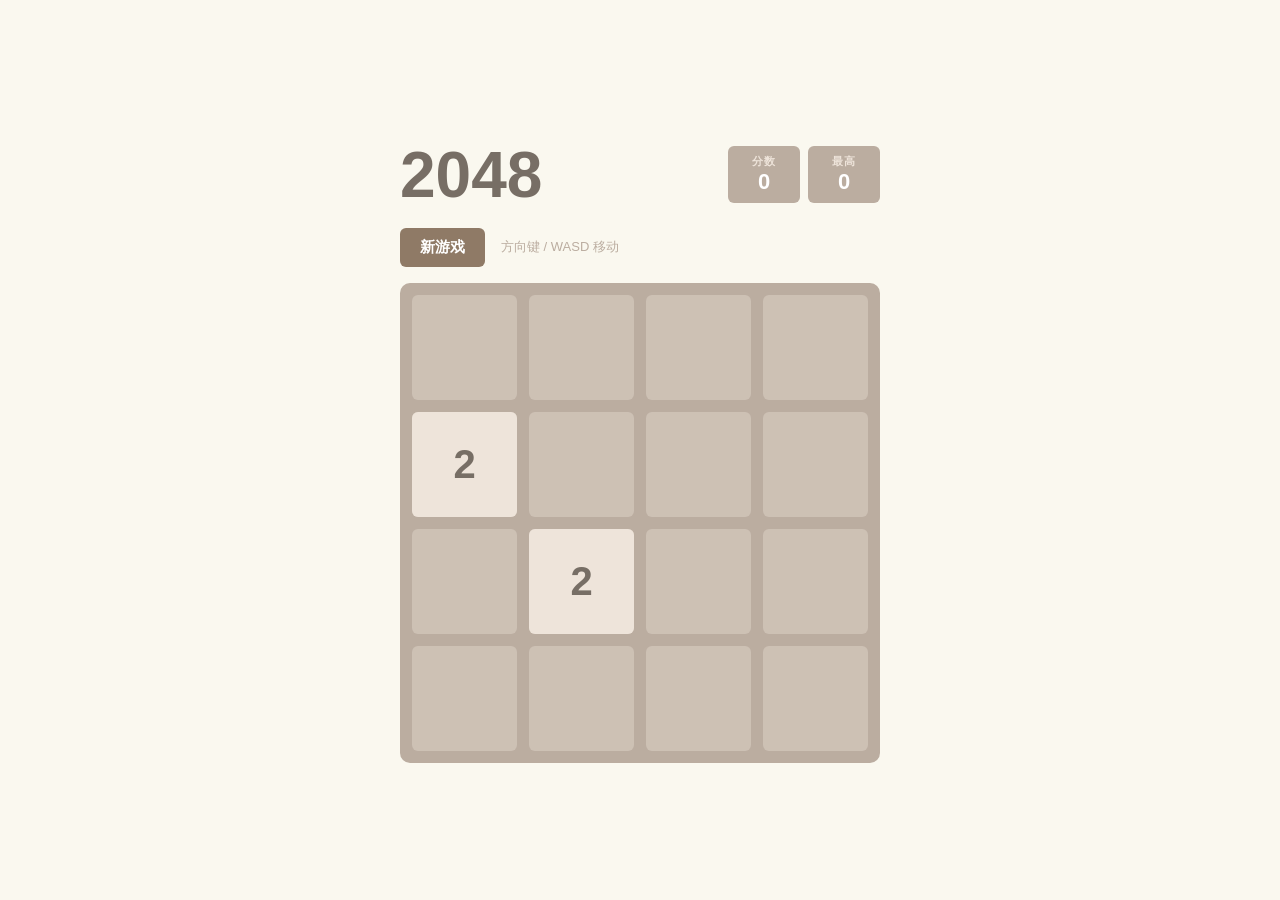
<file: 2048-game/index.html>
<!DOCTYPE html>
<html lang="zh">
<head>
  <meta charset="UTF-8" />
  <meta name="viewport" content="width=device-width, initial-scale=1.0" />
  <title>2048</title>
  <link rel="stylesheet" href="style.css" />
</head>
<body>
  <div class="container">
    <div class="header">
      <h1>2048</h1>
      <div class="scores">
        <div class="score-box">
          <span class="label">分数</span>
          <span class="value" id="score">0</span>
        </div>
        <div class="score-box">
          <span class="label">最高</span>
          <span class="value" id="best">0</span>
        </div>
      </div>
    </div>
    <div class="controls">
      <button id="newGame">新游戏</button>
      <p class="hint">方向键 / WASD 移动</p>
    </div>
    <div class="board" id="board">
      <div class="grid-bg">
        <div class="cell"></div><div class="cell"></div><div class="cell"></div><div class="cell"></div>
        <div class="cell"></div><div class="cell"></div><div class="cell"></div><div class="cell"></div>
        <div class="cell"></div><div class="cell"></div><div class="cell"></div><div class="cell"></div>
        <div class="cell"></div><div class="cell"></div><div class="cell"></div><div class="cell"></div>
      </div>
      <div class="tiles" id="tiles"></div>
    </div>
    <div class="overlay hidden" id="overlay">
      <div class="overlay-content">
        <h2 id="overlayTitle"></h2>
        <p id="overlayScore"></p>
        <button id="overlayBtn">再来一局</button>
      </div>
    </div>
  </div>
  <script src="game.js"></script>
</body>
</html>
</file>
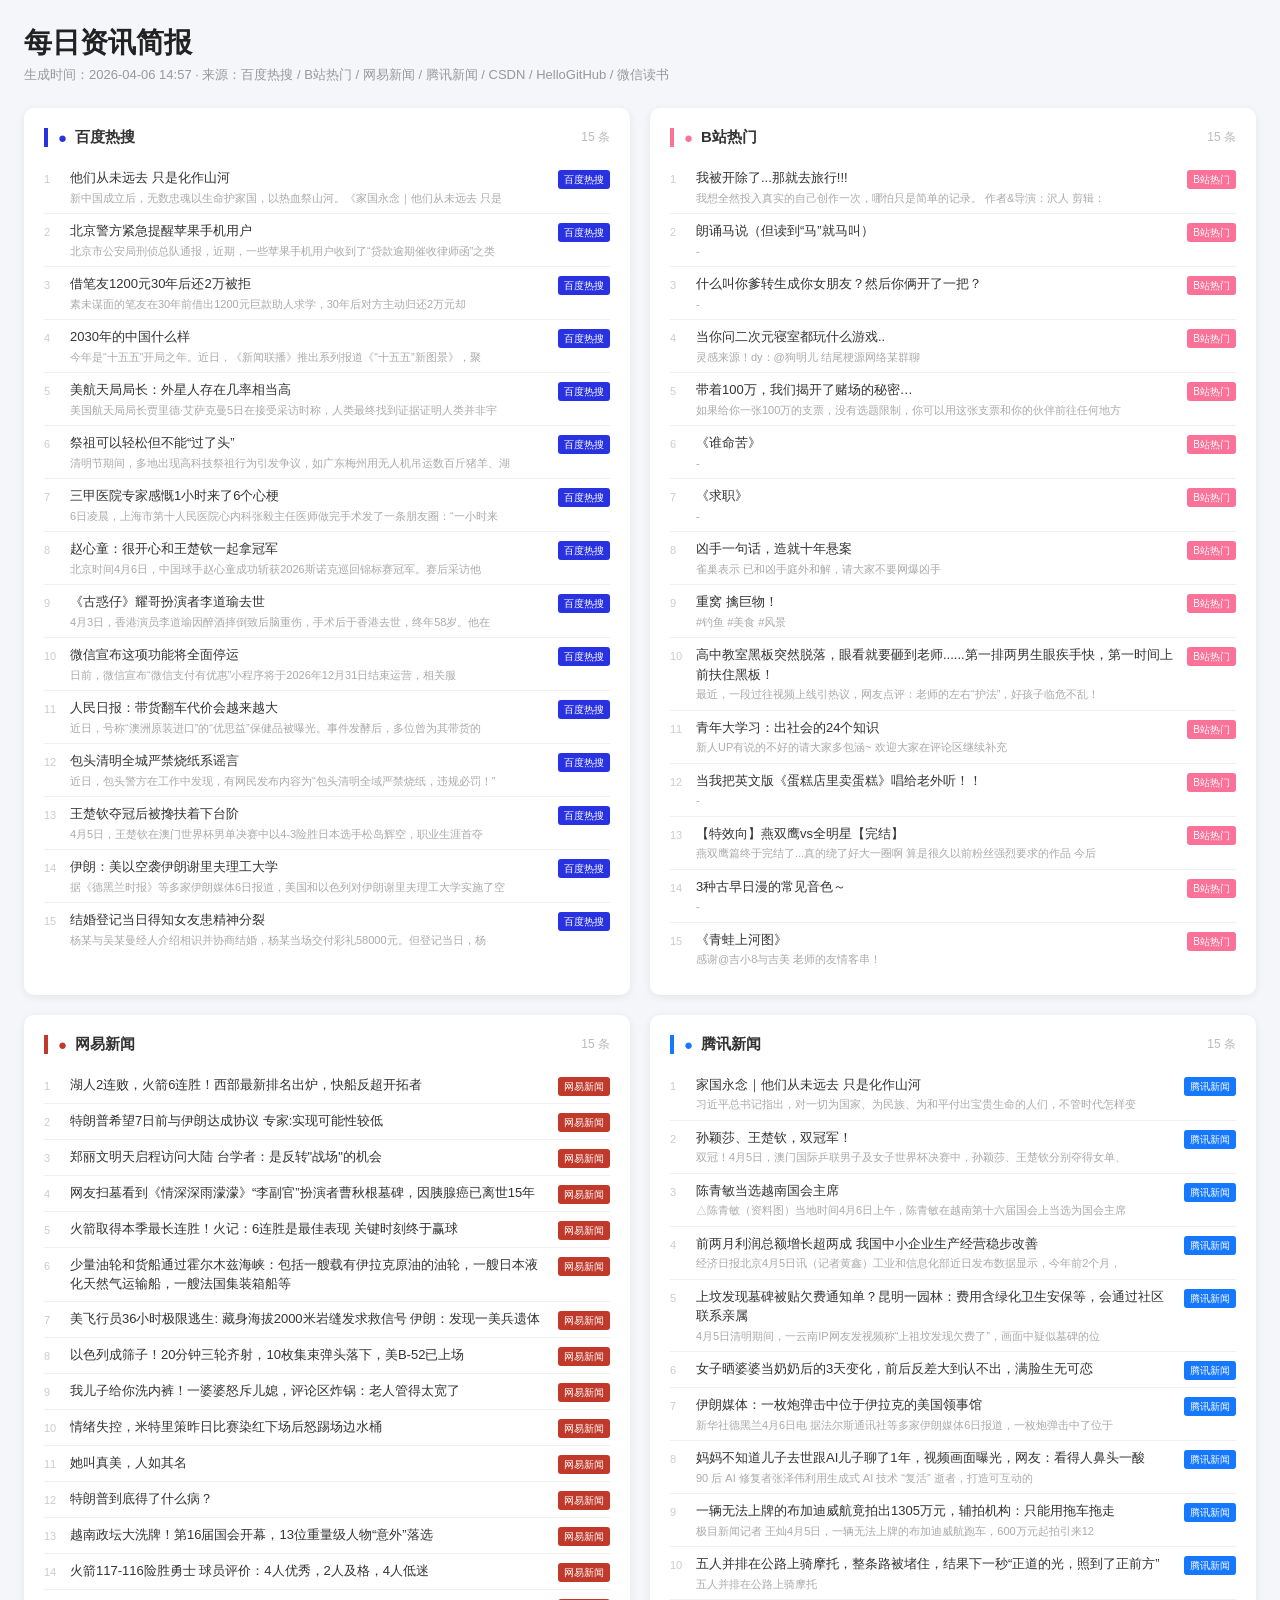
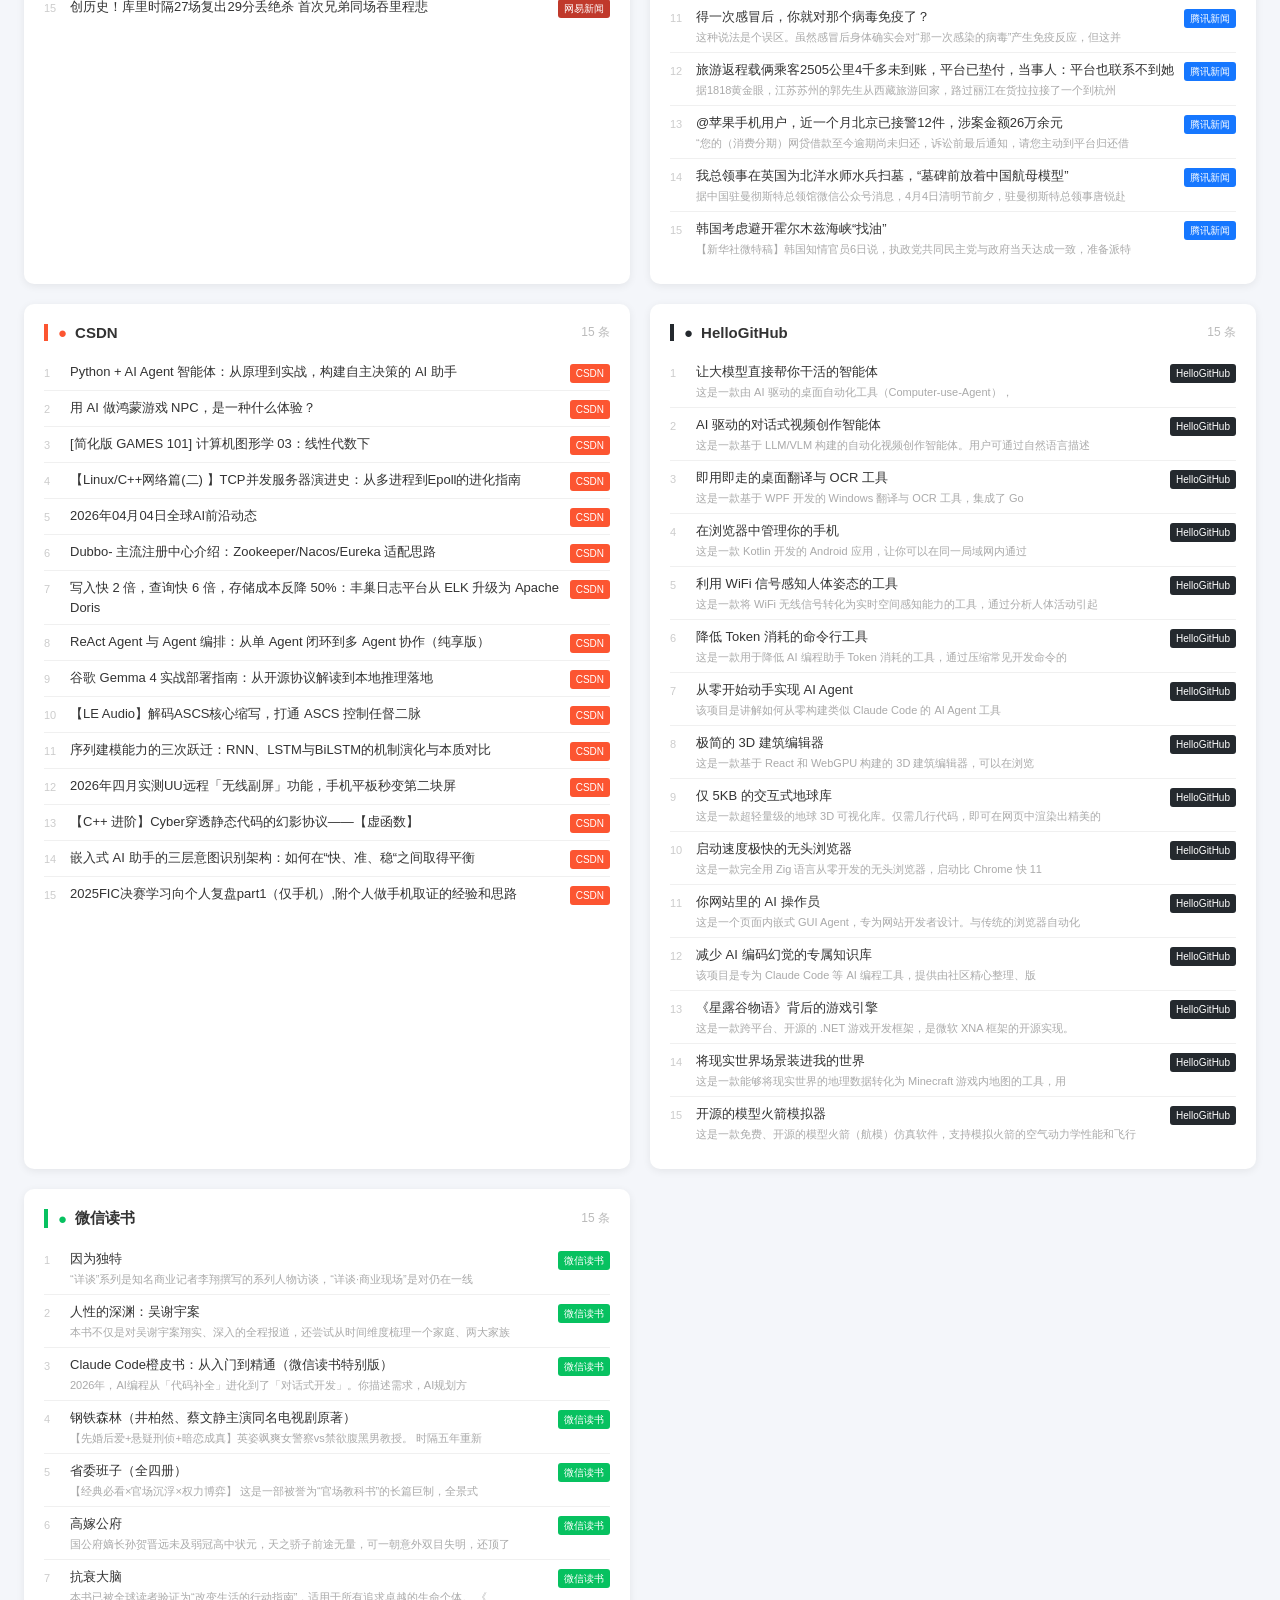
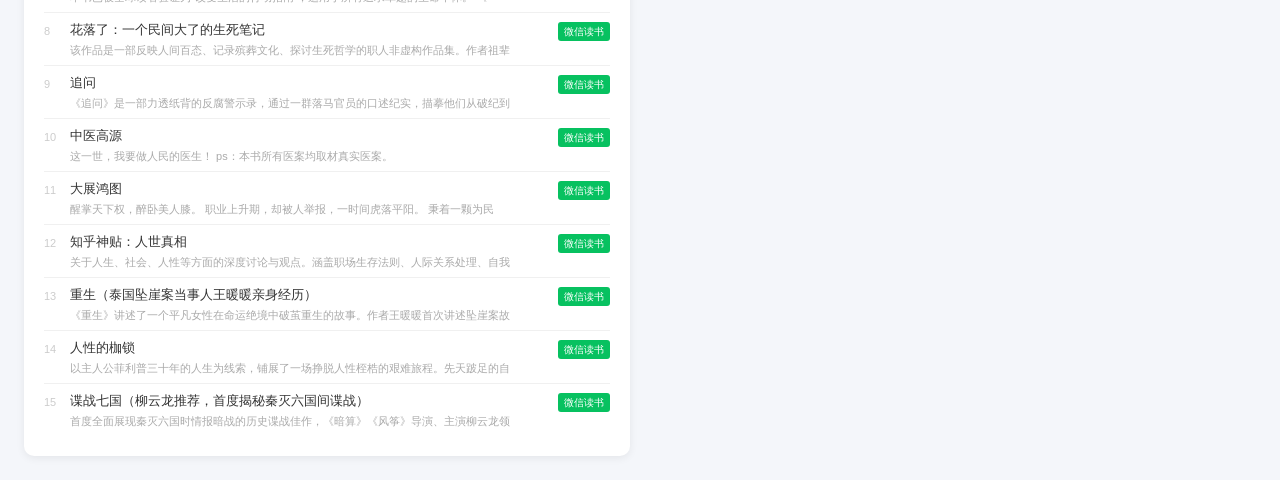
<file: daily-digest/report.html>
<!DOCTYPE html>
<html lang="zh">
<head>
<meta charset="UTF-8"/>
<meta name="viewport" content="width=device-width,initial-scale=1"/>
<title>每日简报 · 2026-04-06 14:57</title>
<style>
*{margin:0;padding:0;box-sizing:border-box}
body{font-family:'Microsoft YaHei',Arial,sans-serif;background:#f4f6fa;color:#333;padding:24px}
h1{font-size:28px;font-weight:900;color:#222;margin-bottom:4px}
.sub{color:#999;font-size:13px;margin-bottom:24px}
.grid{display:grid;grid-template-columns:repeat(auto-fill,minmax(430px,1fr));gap:20px}
.card{background:#fff;border-radius:10px;padding:20px;box-shadow:0 2px 8px rgba(0,0,0,.07)}
.card-header{display:flex;align-items:center;gap:8px;font-size:15px;font-weight:700;
  padding-left:10px;margin-bottom:14px;color:#333}
.count{margin-left:auto;font-size:12px;color:#bbb;font-weight:400}
ul{list-style:none}
li{display:flex;align-items:flex-start;gap:8px;padding:7px 0;
    border-bottom:1px solid #f0f0f0;font-size:13px;line-height:1.5}
li:last-child{border-bottom:none}
.idx{min-width:18px;color:#ccc;font-size:11px;padding-top:3px;flex-shrink:0}
.content{flex:1;display:flex;flex-direction:column;gap:2px}
a{color:#333;text-decoration:none}
a:hover{color:#1890ff}
.desc{font-size:11px;color:#aaa}
.tag{font-size:10px;color:#fff;border-radius:3px;padding:2px 6px;
      white-space:nowrap;flex-shrink:0;margin-top:2px}
</style>
</head>
<body>
<h1>每日资讯简报</h1>
<p class="sub">生成时间：2026-04-06 14:57 · 来源：百度热搜 / B站热门 / 网易新闻 / 腾讯新闻 / CSDN / HelloGitHub / 微信读书</p>
<div class="grid">
        <div class="card">
          <div class="card-header" style="border-left:4px solid #2932e1">
            <span style="color:#2932e1">●</span> 百度热搜
            <span class="count">15 条</span>
          </div>
          <ul>
            <li>
              <span class="idx">1</span>
              <span class="content">
                <a href="https://www.baidu.com/s?wd=%E4%BB%96%E4%BB%AC%E4%BB%8E%E6%9C%AA%E8%BF%9C%E5%8E%BB%20%E5%8F%AA%E6%98%AF%E5%8C%96%E4%BD%9C%E5%B1%B1%E6%B2%B3" target="_blank" rel="noopener">他们从未远去 只是化作山河</a>
                <span class="desc">新中国成立后，无数忠魂以生命护家国，以热血祭山河。《家国永念｜他们从未远去 只是</span>
              </span>
              <span class="tag" style="background:#2932e1">百度热搜</span>
            </li>
            <li>
              <span class="idx">2</span>
              <span class="content">
                <a href="https://www.baidu.com/s?wd=%E5%8C%97%E4%BA%AC%E8%AD%A6%E6%96%B9%E7%B4%A7%E6%80%A5%E6%8F%90%E9%86%92%E8%8B%B9%E6%9E%9C%E6%89%8B%E6%9C%BA%E7%94%A8%E6%88%B7" target="_blank" rel="noopener">北京警方紧急提醒苹果手机用户</a>
                <span class="desc">北京市公安局刑侦总队通报，近期，一些苹果手机用户收到了“贷款逾期催收律师函”之类</span>
              </span>
              <span class="tag" style="background:#2932e1">百度热搜</span>
            </li>
            <li>
              <span class="idx">3</span>
              <span class="content">
                <a href="https://www.baidu.com/s?wd=%E5%80%9F%E7%AC%94%E5%8F%8B1200%E5%85%8330%E5%B9%B4%E5%90%8E%E8%BF%982%E4%B8%87%E8%A2%AB%E6%8B%92" target="_blank" rel="noopener">借笔友1200元30年后还2万被拒</a>
                <span class="desc">素未谋面的笔友在30年前借出1200元巨款助人求学，30年后对方主动归还2万元却</span>
              </span>
              <span class="tag" style="background:#2932e1">百度热搜</span>
            </li>
            <li>
              <span class="idx">4</span>
              <span class="content">
                <a href="https://www.baidu.com/s?wd=2030%E5%B9%B4%E7%9A%84%E4%B8%AD%E5%9B%BD%E4%BB%80%E4%B9%88%E6%A0%B7" target="_blank" rel="noopener">2030年的中国什么样</a>
                <span class="desc">今年是“十五五”开局之年。近日，《新闻联播》推出系列报道《“十五五”新图景》，聚</span>
              </span>
              <span class="tag" style="background:#2932e1">百度热搜</span>
            </li>
            <li>
              <span class="idx">5</span>
              <span class="content">
                <a href="https://www.baidu.com/s?wd=%E7%BE%8E%E8%88%AA%E5%A4%A9%E5%B1%80%E5%B1%80%E9%95%BF%EF%BC%9A%E5%A4%96%E6%98%9F%E4%BA%BA%E5%AD%98%E5%9C%A8%E5%87%A0%E7%8E%87%E7%9B%B8%E5%BD%93%E9%AB%98" target="_blank" rel="noopener">美航天局局长：外星人存在几率相当高</a>
                <span class="desc">美国航天局局长贾里德·艾萨克曼5日在接受采访时称，人类最终找到证据证明人类并非宇</span>
              </span>
              <span class="tag" style="background:#2932e1">百度热搜</span>
            </li>
            <li>
              <span class="idx">6</span>
              <span class="content">
                <a href="https://www.baidu.com/s?wd=%E7%A5%AD%E7%A5%96%E5%8F%AF%E4%BB%A5%E8%BD%BB%E6%9D%BE%E4%BD%86%E4%B8%8D%E8%83%BD%E2%80%9C%E8%BF%87%E4%BA%86%E5%A4%B4%E2%80%9D" target="_blank" rel="noopener">祭祖可以轻松但不能“过了头”</a>
                <span class="desc">清明节期间，多地出现高科技祭祖行为引发争议，如广东梅州用无人机吊运数百斤猪羊、湖</span>
              </span>
              <span class="tag" style="background:#2932e1">百度热搜</span>
            </li>
            <li>
              <span class="idx">7</span>
              <span class="content">
                <a href="https://www.baidu.com/s?wd=%E4%B8%89%E7%94%B2%E5%8C%BB%E9%99%A2%E4%B8%93%E5%AE%B6%E6%84%9F%E6%85%A81%E5%B0%8F%E6%97%B6%E6%9D%A5%E4%BA%866%E4%B8%AA%E5%BF%83%E6%A2%97" target="_blank" rel="noopener">三甲医院专家感慨1小时来了6个心梗</a>
                <span class="desc">6日凌晨，上海市第十人民医院心内科张毅主任医师做完手术发了一条朋友圈：“一小时来</span>
              </span>
              <span class="tag" style="background:#2932e1">百度热搜</span>
            </li>
            <li>
              <span class="idx">8</span>
              <span class="content">
                <a href="https://www.baidu.com/s?wd=%E8%B5%B5%E5%BF%83%E7%AB%A5%EF%BC%9A%E5%BE%88%E5%BC%80%E5%BF%83%E5%92%8C%E7%8E%8B%E6%A5%9A%E9%92%A6%E4%B8%80%E8%B5%B7%E6%8B%BF%E5%86%A0%E5%86%9B" target="_blank" rel="noopener">赵心童：很开心和王楚钦一起拿冠军</a>
                <span class="desc">北京时间4月6日，中国球手赵心童成功斩获2026斯诺克巡回锦标赛冠军。赛后采访他</span>
              </span>
              <span class="tag" style="background:#2932e1">百度热搜</span>
            </li>
            <li>
              <span class="idx">9</span>
              <span class="content">
                <a href="https://www.baidu.com/s?wd=%E3%80%8A%E5%8F%A4%E6%83%91%E4%BB%94%E3%80%8B%E8%80%80%E5%93%A5%E6%89%AE%E6%BC%94%E8%80%85%E6%9D%8E%E9%81%93%E7%91%9C%E5%8E%BB%E4%B8%96" target="_blank" rel="noopener">《古惑仔》耀哥扮演者李道瑜去世</a>
                <span class="desc">4月3日，香港演员李道瑜因醉酒摔倒致后脑重伤，手术后于香港去世，终年58岁。他在</span>
              </span>
              <span class="tag" style="background:#2932e1">百度热搜</span>
            </li>
            <li>
              <span class="idx">10</span>
              <span class="content">
                <a href="https://www.baidu.com/s?wd=%E5%BE%AE%E4%BF%A1%E5%AE%A3%E5%B8%83%E8%BF%99%E9%A1%B9%E5%8A%9F%E8%83%BD%E5%B0%86%E5%85%A8%E9%9D%A2%E5%81%9C%E8%BF%90" target="_blank" rel="noopener">微信宣布这项功能将全面停运</a>
                <span class="desc">日前，微信宣布“微信支付有优惠”小程序将于2026年12月31日结束运营，相关服</span>
              </span>
              <span class="tag" style="background:#2932e1">百度热搜</span>
            </li>
            <li>
              <span class="idx">11</span>
              <span class="content">
                <a href="https://www.baidu.com/s?wd=%E4%BA%BA%E6%B0%91%E6%97%A5%E6%8A%A5%EF%BC%9A%E5%B8%A6%E8%B4%A7%E7%BF%BB%E8%BD%A6%E4%BB%A3%E4%BB%B7%E4%BC%9A%E8%B6%8A%E6%9D%A5%E8%B6%8A%E5%A4%A7" target="_blank" rel="noopener">人民日报：带货翻车代价会越来越大</a>
                <span class="desc">近日，号称“澳洲原装进口”的“优思益”保健品被曝光。事件发酵后，多位曾为其带货的</span>
              </span>
              <span class="tag" style="background:#2932e1">百度热搜</span>
            </li>
            <li>
              <span class="idx">12</span>
              <span class="content">
                <a href="https://www.baidu.com/s?wd=%E5%8C%85%E5%A4%B4%E6%B8%85%E6%98%8E%E5%85%A8%E5%9F%8E%E4%B8%A5%E7%A6%81%E7%83%A7%E7%BA%B8%E7%B3%BB%E8%B0%A3%E8%A8%80" target="_blank" rel="noopener">包头清明全城严禁烧纸系谣言</a>
                <span class="desc">近日，包头警方在工作中发现，有网民发布内容为“包头清明全域严禁烧纸，违规必罚！”</span>
              </span>
              <span class="tag" style="background:#2932e1">百度热搜</span>
            </li>
            <li>
              <span class="idx">13</span>
              <span class="content">
                <a href="https://www.baidu.com/s?wd=%E7%8E%8B%E6%A5%9A%E9%92%A6%E5%A4%BA%E5%86%A0%E5%90%8E%E8%A2%AB%E6%90%80%E6%89%B6%E7%9D%80%E4%B8%8B%E5%8F%B0%E9%98%B6" target="_blank" rel="noopener">王楚钦夺冠后被搀扶着下台阶</a>
                <span class="desc">4月5日，王楚钦在澳门世界杯男单决赛中以4-3险胜日本选手松岛辉空，职业生涯首夺</span>
              </span>
              <span class="tag" style="background:#2932e1">百度热搜</span>
            </li>
            <li>
              <span class="idx">14</span>
              <span class="content">
                <a href="https://www.baidu.com/s?wd=%E4%BC%8A%E6%9C%97%EF%BC%9A%E7%BE%8E%E4%BB%A5%E7%A9%BA%E8%A2%AD%E4%BC%8A%E6%9C%97%E8%B0%A2%E9%87%8C%E5%A4%AB%E7%90%86%E5%B7%A5%E5%A4%A7%E5%AD%A6" target="_blank" rel="noopener">伊朗：美以空袭伊朗谢里夫理工大学</a>
                <span class="desc">据《德黑兰时报》等多家伊朗媒体6日报道，美国和以色列对伊朗谢里夫理工大学实施了空</span>
              </span>
              <span class="tag" style="background:#2932e1">百度热搜</span>
            </li>
            <li>
              <span class="idx">15</span>
              <span class="content">
                <a href="https://www.baidu.com/s?wd=%E7%BB%93%E5%A9%9A%E7%99%BB%E8%AE%B0%E5%BD%93%E6%97%A5%E5%BE%97%E7%9F%A5%E5%A5%B3%E5%8F%8B%E6%82%A3%E7%B2%BE%E7%A5%9E%E5%88%86%E8%A3%82" target="_blank" rel="noopener">结婚登记当日得知女友患精神分裂</a>
                <span class="desc">杨某与吴某曼经人介绍相识并协商结婚，杨某当场交付彩礼58000元。但登记当日，杨</span>
              </span>
              <span class="tag" style="background:#2932e1">百度热搜</span>
            </li></ul>
        </div>
        <div class="card">
          <div class="card-header" style="border-left:4px solid #fb7299">
            <span style="color:#fb7299">●</span> B站热门
            <span class="count">15 条</span>
          </div>
          <ul>
            <li>
              <span class="idx">1</span>
              <span class="content">
                <a href="https://b23.tv/BV1Df9FBnE1u" target="_blank" rel="noopener">我被开除了...那就去旅行!!!</a>
                <span class="desc">我想全然投入真实的自己创作一次，哪怕只是简单的记录。

作者&导演：沢人
剪辑：</span>
              </span>
              <span class="tag" style="background:#fb7299">B站热门</span>
            </li>
            <li>
              <span class="idx">2</span>
              <span class="content">
                <a href="https://b23.tv/BV1CH9TBfEDq" target="_blank" rel="noopener">朗诵马说（但读到“马”就马叫）</a>
                <span class="desc">-</span>
              </span>
              <span class="tag" style="background:#fb7299">B站热门</span>
            </li>
            <li>
              <span class="idx">3</span>
              <span class="content">
                <a href="https://b23.tv/BV1PGDNB7EnN" target="_blank" rel="noopener">什么叫你爹转生成你女朋友？然后你俩开了一把？</a>
                <span class="desc">-</span>
              </span>
              <span class="tag" style="background:#fb7299">B站热门</span>
            </li>
            <li>
              <span class="idx">4</span>
              <span class="content">
                <a href="https://b23.tv/BV1KH9uBBEwJ" target="_blank" rel="noopener">当你问二次元寝室都玩什么游戏..</a>
                <span class="desc">灵感来源！dy：@狗明儿
结尾梗源网络某群聊</span>
              </span>
              <span class="tag" style="background:#fb7299">B站热门</span>
            </li>
            <li>
              <span class="idx">5</span>
              <span class="content">
                <a href="https://b23.tv/BV1Nn9TBhEYR" target="_blank" rel="noopener">带着100万，我们揭开了赌场的秘密…</a>
                <span class="desc">如果给你一张100万的支票，没有选题限制，你可以用这张支票和你的伙伴前往任何地方</span>
              </span>
              <span class="tag" style="background:#fb7299">B站热门</span>
            </li>
            <li>
              <span class="idx">6</span>
              <span class="content">
                <a href="https://b23.tv/BV1nRXfBNEtz" target="_blank" rel="noopener">《谁命苦》</a>
                <span class="desc">-</span>
              </span>
              <span class="tag" style="background:#fb7299">B站热门</span>
            </li>
            <li>
              <span class="idx">7</span>
              <span class="content">
                <a href="https://b23.tv/BV12UDNBXE1z" target="_blank" rel="noopener">《求职》</a>
                <span class="desc">-</span>
              </span>
              <span class="tag" style="background:#fb7299">B站热门</span>
            </li>
            <li>
              <span class="idx">8</span>
              <span class="content">
                <a href="https://b23.tv/BV1CbXZBPECb" target="_blank" rel="noopener">凶手一句话，造就十年悬案</a>
                <span class="desc">雀巢表示 已和凶手庭外和解，请大家不要网爆凶手</span>
              </span>
              <span class="tag" style="background:#fb7299">B站热门</span>
            </li>
            <li>
              <span class="idx">9</span>
              <span class="content">
                <a href="https://b23.tv/BV1SM9TBBEb1" target="_blank" rel="noopener">重窝 擒巨物！</a>
                <span class="desc">#钓鱼 #美食 #风景</span>
              </span>
              <span class="tag" style="background:#fb7299">B站热门</span>
            </li>
            <li>
              <span class="idx">10</span>
              <span class="content">
                <a href="https://b23.tv/BV1mg9NBbEaH" target="_blank" rel="noopener">高中教室黑板突然脱落，眼看就要砸到老师......第一排两男生眼疾手快，第一时间上前扶住黑板！</a>
                <span class="desc">最近，一段过往视频上线引热议，网友点评：老师的左右“护法”，好孩子临危不乱！

</span>
              </span>
              <span class="tag" style="background:#fb7299">B站热门</span>
            </li>
            <li>
              <span class="idx">11</span>
              <span class="content">
                <a href="https://b23.tv/BV1FD9MBfEn5" target="_blank" rel="noopener">青年大学习：出社会的24个知识</a>
                <span class="desc">新人UP有说的不好的请大家多包涵~
欢迎大家在评论区继续补充</span>
              </span>
              <span class="tag" style="background:#fb7299">B站热门</span>
            </li>
            <li>
              <span class="idx">12</span>
              <span class="content">
                <a href="https://b23.tv/BV1c19PB2Eun" target="_blank" rel="noopener">当我把英文版《蛋糕店里卖蛋糕》唱给老外听！！</a>
                <span class="desc">-</span>
              </span>
              <span class="tag" style="background:#fb7299">B站热门</span>
            </li>
            <li>
              <span class="idx">13</span>
              <span class="content">
                <a href="https://b23.tv/BV15wD3BEEqG" target="_blank" rel="noopener">【特效向】燕双鹰vs全明星【完结】</a>
                <span class="desc">燕双鹰篇终于完结了...真的绕了好大一圈啊
算是很久以前粉丝强烈要求的作品 今后</span>
              </span>
              <span class="tag" style="background:#fb7299">B站热门</span>
            </li>
            <li>
              <span class="idx">14</span>
              <span class="content">
                <a href="https://b23.tv/BV1shDPBLEF5" target="_blank" rel="noopener">3种古早日漫的常见音色～</a>
                <span class="desc">-</span>
              </span>
              <span class="tag" style="background:#fb7299">B站热门</span>
            </li>
            <li>
              <span class="idx">15</span>
              <span class="content">
                <a href="https://b23.tv/BV1nKDgBoEQp" target="_blank" rel="noopener">《青蛙上河图》</a>
                <span class="desc">感谢@吉小8与吉美 老师的友情客串！</span>
              </span>
              <span class="tag" style="background:#fb7299">B站热门</span>
            </li></ul>
        </div>
        <div class="card">
          <div class="card-header" style="border-left:4px solid #c0392b">
            <span style="color:#c0392b">●</span> 网易新闻
            <span class="count">15 条</span>
          </div>
          <ul>
            <li>
              <span class="idx">1</span>
              <span class="content">
                <a href="https://www.163.com/dy/article/KPRCID6D0549D49J.html" target="_blank" rel="noopener">湖人2连败，火箭6连胜！西部最新排名出炉，快船反超开拓者</a>
                
              </span>
              <span class="tag" style="background:#c0392b">网易新闻</span>
            </li>
            <li>
              <span class="idx">2</span>
              <span class="content">
                <a href="https://www.163.com/dy/article/KPR5I90L0512DU6N.html" target="_blank" rel="noopener">特朗普希望7日前与伊朗达成协议 专家:实现可能性较低</a>
                
              </span>
              <span class="tag" style="background:#c0392b">网易新闻</span>
            </li>
            <li>
              <span class="idx">3</span>
              <span class="content">
                <a href="https://www.163.com/dy/article/KPR2M9FH055080L4.html" target="_blank" rel="noopener">郑丽文明天启程访问大陆 台学者：是反转"战场"的机会</a>
                
              </span>
              <span class="tag" style="background:#c0392b">网易新闻</span>
            </li>
            <li>
              <span class="idx">4</span>
              <span class="content">
                <a href="https://www.163.com/dy/article/KPRBJOUS0530JPVV.html" target="_blank" rel="noopener">网友扫墓看到《情深深雨濛濛》“李副官”扮演者曹秋根墓碑，因胰腺癌已离世15年</a>
                
              </span>
              <span class="tag" style="background:#c0392b">网易新闻</span>
            </li>
            <li>
              <span class="idx">5</span>
              <span class="content">
                <a href="https://www.163.com/dy/article/KPR9K34O0529MG7Q.html" target="_blank" rel="noopener">火箭取得本季最长连胜！火记：6连胜是最佳表现 关键时刻终于赢球</a>
                
              </span>
              <span class="tag" style="background:#c0392b">网易新闻</span>
            </li>
            <li>
              <span class="idx">6</span>
              <span class="content">
                <a href="https://www.163.com/dy/article/KPRAKQ0T05561G0D.html" target="_blank" rel="noopener">少量油轮和货船通过霍尔木兹海峡：包括一艘载有伊拉克原油的油轮，一艘日本液化天然气运输船，一艘法国集装箱船等</a>
                
              </span>
              <span class="tag" style="background:#c0392b">网易新闻</span>
            </li>
            <li>
              <span class="idx">7</span>
              <span class="content">
                <a href="https://www.163.com/dy/article/KPR9G891051492T3.html" target="_blank" rel="noopener">美飞行员36小时极限逃生: 藏身海拔2000米岩缝发求救信号 伊朗：发现一美兵遗体</a>
                
              </span>
              <span class="tag" style="background:#c0392b">网易新闻</span>
            </li>
            <li>
              <span class="idx">8</span>
              <span class="content">
                <a href="https://www.163.com/dy/article/KPR8COG50556DZEK.html" target="_blank" rel="noopener">以色列成筛子！20分钟三轮齐射，10枚集束弹头落下，美B-52已上场</a>
                
              </span>
              <span class="tag" style="background:#c0392b">网易新闻</span>
            </li>
            <li>
              <span class="idx">9</span>
              <span class="content">
                <a href="https://www.163.com/dy/article/KPR7QVL805564S43.html" target="_blank" rel="noopener">我儿子给你洗内裤！一婆婆怒斥儿媳，评论区炸锅：老人管得太宽了</a>
                
              </span>
              <span class="tag" style="background:#c0392b">网易新闻</span>
            </li>
            <li>
              <span class="idx">10</span>
              <span class="content">
                <a href="https://www.163.com/dy/article/KPR80POR0549BAP0.html" target="_blank" rel="noopener">情绪失控，米特里策昨日比赛染红下场后怒踢场边水桶</a>
                
              </span>
              <span class="tag" style="background:#c0392b">网易新闻</span>
            </li>
            <li>
              <span class="idx">11</span>
              <span class="content">
                <a href="https://www.163.com/dy/article/KPR7SS3O0549MDUM.html" target="_blank" rel="noopener">她叫真美，人如其名</a>
                
              </span>
              <span class="tag" style="background:#c0392b">网易新闻</span>
            </li>
            <li>
              <span class="idx">12</span>
              <span class="content">
                <a href="https://www.163.com/dy/article/KPR7QTBK0550A0OW.html" target="_blank" rel="noopener">特朗普到底得了什么病？</a>
                
              </span>
              <span class="tag" style="background:#c0392b">网易新闻</span>
            </li>
            <li>
              <span class="idx">13</span>
              <span class="content">
                <a href="https://www.163.com/dy/article/KPR7O9ED0534MHMX.html" target="_blank" rel="noopener">越南政坛大洗牌！第16届国会开幕，13位重量级人物“意外”落选</a>
                
              </span>
              <span class="tag" style="background:#c0392b">网易新闻</span>
            </li>
            <li>
              <span class="idx">14</span>
              <span class="content">
                <a href="https://www.163.com/dy/article/KPR697N80549B4UK.html" target="_blank" rel="noopener">火箭117-116险胜勇士 球员评价：4人优秀，2人及格，4人低迷</a>
                
              </span>
              <span class="tag" style="background:#c0392b">网易新闻</span>
            </li>
            <li>
              <span class="idx">15</span>
              <span class="content">
                <a href="https://www.163.com/dy/article/KPR5RK3V0529RKNN.html" target="_blank" rel="noopener">创历史！库里时隔27场复出29分丢绝杀 首次兄弟同场吞里程悲</a>
                
              </span>
              <span class="tag" style="background:#c0392b">网易新闻</span>
            </li></ul>
        </div>
        <div class="card">
          <div class="card-header" style="border-left:4px solid #1677ff">
            <span style="color:#1677ff">●</span> 腾讯新闻
            <span class="count">15 条</span>
          </div>
          <ul>
            <li>
              <span class="idx">1</span>
              <span class="content">
                <a href="https://new.qq.com/rain/a/20260405A05S8700" target="_blank" rel="noopener">家国永念｜他们从未远去 只是化作山河</a>
                <span class="desc">习近平总书记指出，对一切为国家、为民族、为和平付出宝贵生命的人们，不管时代怎样变</span>
              </span>
              <span class="tag" style="background:#1677ff">腾讯新闻</span>
            </li>
            <li>
              <span class="idx">2</span>
              <span class="content">
                <a href="https://new.qq.com/rain/a/20260405A062FY00" target="_blank" rel="noopener">孙颖莎、王楚钦，双冠军！</a>
                <span class="desc">双冠！4月5日，澳门国际乒联男子及女子世界杯决赛中，孙颖莎、王楚钦分别夺得女单、</span>
              </span>
              <span class="tag" style="background:#1677ff">腾讯新闻</span>
            </li>
            <li>
              <span class="idx">3</span>
              <span class="content">
                <a href="https://new.qq.com/rain/a/20260406A03HX700" target="_blank" rel="noopener">陈青敏当选越南国会主席</a>
                <span class="desc">△陈青敏（资料图）当地时间4月6日上午，陈青敏在越南第十六届国会上当选为国会主席</span>
              </span>
              <span class="tag" style="background:#1677ff">腾讯新闻</span>
            </li>
            <li>
              <span class="idx">4</span>
              <span class="content">
                <a href="https://new.qq.com/rain/a/20260406A021WO00" target="_blank" rel="noopener">前两月利润总额增长超两成  我国中小企业生产经营稳步改善</a>
                <span class="desc">经济日报北京4月5日讯（记者黄鑫）工业和信息化部近日发布数据显示，今年前2个月，</span>
              </span>
              <span class="tag" style="background:#1677ff">腾讯新闻</span>
            </li>
            <li>
              <span class="idx">5</span>
              <span class="content">
                <a href="https://new.qq.com/rain/a/20260406A03SGD00" target="_blank" rel="noopener">上坟发现墓碑被贴欠费通知单？昆明一园林：费用含绿化卫生安保等，会通过社区联系亲属</a>
                <span class="desc">4月5日清明期间，一云南IP网友发视频称“上祖坟发现欠费了”，画面中疑似墓碑的位</span>
              </span>
              <span class="tag" style="background:#1677ff">腾讯新闻</span>
            </li>
            <li>
              <span class="idx">6</span>
              <span class="content">
                <a href="https://new.qq.com/rain/a/20260406V032E200" target="_blank" rel="noopener">女子晒婆婆当奶奶后的3天变化，前后反差大到认不出，满脸生无可恋</a>
                
              </span>
              <span class="tag" style="background:#1677ff">腾讯新闻</span>
            </li>
            <li>
              <span class="idx">7</span>
              <span class="content">
                <a href="https://new.qq.com/rain/a/20260406A02EBG00" target="_blank" rel="noopener">伊朗媒体：一枚炮弹击中位于伊拉克的美国领事馆</a>
                <span class="desc">新华社德黑兰4月6日电 据法尔斯通讯社等多家伊朗媒体6日报道，一枚炮弹击中了位于</span>
              </span>
              <span class="tag" style="background:#1677ff">腾讯新闻</span>
            </li>
            <li>
              <span class="idx">8</span>
              <span class="content">
                <a href="https://new.qq.com/rain/a/20260405V0623100" target="_blank" rel="noopener">妈妈不知道儿子去世跟AI儿子聊了1年，视频画面曝光，网友：看得人鼻头一酸</a>
                <span class="desc">90 后 AI 修复者张泽伟利用生成式 AI 技术 “复活” 逝者，打造可互动的</span>
              </span>
              <span class="tag" style="background:#1677ff">腾讯新闻</span>
            </li>
            <li>
              <span class="idx">9</span>
              <span class="content">
                <a href="https://new.qq.com/rain/a/20260406A03BFX00" target="_blank" rel="noopener">一辆无法上牌的布加迪威航竟拍出1305万元，辅拍机构：只能用拖车拖走</a>
                <span class="desc">极目新闻记者 王灿4月5日，一辆无法上牌的布加迪威航跑车，600万元起拍引来12</span>
              </span>
              <span class="tag" style="background:#1677ff">腾讯新闻</span>
            </li>
            <li>
              <span class="idx">10</span>
              <span class="content">
                <a href="https://new.qq.com/rain/a/20260405V054CD00" target="_blank" rel="noopener">五人并排在公路上骑摩托，整条路被堵住，结果下一秒“正道的光，照到了正前方”</a>
                <span class="desc">五人并排在公路上骑摩托</span>
              </span>
              <span class="tag" style="background:#1677ff">腾讯新闻</span>
            </li>
            <li>
              <span class="idx">11</span>
              <span class="content">
                <a href="https://new.qq.com/rain/a/20260405A05GOK00" target="_blank" rel="noopener">得一次感冒后，你就对那个病毒免疫了？</a>
                <span class="desc">这种说法是个误区。虽然感冒后身体确实会对“那一次感染的病毒”产生免疫反应，但这并</span>
              </span>
              <span class="tag" style="background:#1677ff">腾讯新闻</span>
            </li>
            <li>
              <span class="idx">12</span>
              <span class="content">
                <a href="https://new.qq.com/rain/a/20260405A044JW00" target="_blank" rel="noopener">旅游返程载俩乘客2505公里4千多未到账，平台已垫付，当事人：平台也联系不到她</a>
                <span class="desc">据1818黄金眼，江苏苏州的郭先生从西藏旅游回家，路过丽江在货拉拉接了一个到杭州</span>
              </span>
              <span class="tag" style="background:#1677ff">腾讯新闻</span>
            </li>
            <li>
              <span class="idx">13</span>
              <span class="content">
                <a href="https://new.qq.com/rain/a/20260405A05CRX00" target="_blank" rel="noopener">@苹果手机用户，近一个月北京已接警12件，涉案金额26万余元</a>
                <span class="desc">“您的（消费分期）网贷借款至今逾期尚未归还，诉讼前最后通知，请您主动到平台归还借</span>
              </span>
              <span class="tag" style="background:#1677ff">腾讯新闻</span>
            </li>
            <li>
              <span class="idx">14</span>
              <span class="content">
                <a href="https://new.qq.com/rain/a/20260405A05A8400" target="_blank" rel="noopener">我总领事在英国为北洋水师水兵扫墓，“墓碑前放着中国航母模型”</a>
                <span class="desc">据中国驻曼彻斯特总领馆微信公众号消息，4月4日清明节前夕，驻曼彻斯特总领事唐锐赴</span>
              </span>
              <span class="tag" style="background:#1677ff">腾讯新闻</span>
            </li>
            <li>
              <span class="idx">15</span>
              <span class="content">
                <a href="https://new.qq.com/rain/a/20260406A03P5Y00" target="_blank" rel="noopener">韩国考虑避开霍尔木兹海峡“找油”</a>
                <span class="desc">【新华社微特稿】韩国知情官员6日说，执政党共同民主党与政府当天达成一致，准备派特</span>
              </span>
              <span class="tag" style="background:#1677ff">腾讯新闻</span>
            </li></ul>
        </div>
        <div class="card">
          <div class="card-header" style="border-left:4px solid #fc5531">
            <span style="color:#fc5531">●</span> CSDN
            <span class="count">15 条</span>
          </div>
          <ul>
            <li>
              <span class="idx">1</span>
              <span class="content">
                <a href="https://blog.csdn.net/2401_85686768/article/details/159801984" target="_blank" rel="noopener">Python + AI Agent 智能体：从原理到实战，构建自主决策的 AI 助手</a>
                
              </span>
              <span class="tag" style="background:#fc5531">CSDN</span>
            </li>
            <li>
              <span class="idx">2</span>
              <span class="content">
                <a href="https://blog.csdn.net/qq_36863796/article/details/159802365" target="_blank" rel="noopener">用 AI 做鸿蒙游戏 NPC，是一种什么体验？</a>
                
              </span>
              <span class="tag" style="background:#fc5531">CSDN</span>
            </li>
            <li>
              <span class="idx">3</span>
              <span class="content">
                <a href="https://blog.csdn.net/2503_92624912/article/details/159862400" target="_blank" rel="noopener">[简化版 GAMES 101] 计算机图形学 03：线性代数下</a>
                
              </span>
              <span class="tag" style="background:#fc5531">CSDN</span>
            </li>
            <li>
              <span class="idx">4</span>
              <span class="content">
                <a href="https://blog.csdn.net/2501_93095927/article/details/159856861" target="_blank" rel="noopener">【Linux/C++网络篇(二) 】TCP并发服务器演进史：从多进程到Epoll的进化指南</a>
                
              </span>
              <span class="tag" style="background:#fc5531">CSDN</span>
            </li>
            <li>
              <span class="idx">5</span>
              <span class="content">
                <a href="https://blog.csdn.net/ld326/article/details/159807948" target="_blank" rel="noopener">2026年04月04日全球AI前沿动态</a>
                
              </span>
              <span class="tag" style="background:#fc5531">CSDN</span>
            </li>
            <li>
              <span class="idx">6</span>
              <span class="content">
                <a href="https://blog.csdn.net/qq_41187124/article/details/157549534" target="_blank" rel="noopener">Dubbo- 主流注册中心介绍：Zookeeper/Nacos/Eureka 适配思路</a>
                
              </span>
              <span class="tag" style="background:#fc5531">CSDN</span>
            </li>
            <li>
              <span class="idx">7</span>
              <span class="content">
                <a href="https://blog.csdn.net/SelectDB_Fly/article/details/159798119" target="_blank" rel="noopener">写入快 2 倍，查询快 6 倍，存储成本反降 50%：丰巢日志平台从 ELK 升级为 Apache Doris</a>
                
              </span>
              <span class="tag" style="background:#fc5531">CSDN</span>
            </li>
            <li>
              <span class="idx">8</span>
              <span class="content">
                <a href="https://blog.csdn.net/2302_80067378/article/details/159829226" target="_blank" rel="noopener">ReAct Agent 与 Agent 编排：从单 Agent 闭环到多 Agent 协作（纯享版）</a>
                
              </span>
              <span class="tag" style="background:#fc5531">CSDN</span>
            </li>
            <li>
              <span class="idx">9</span>
              <span class="content">
                <a href="https://blog.csdn.net/2603_95438228/article/details/159803160" target="_blank" rel="noopener">谷歌 Gemma 4 实战部署指南：从开源协议解读到本地推理落地</a>
                
              </span>
              <span class="tag" style="background:#fc5531">CSDN</span>
            </li>
            <li>
              <span class="idx">10</span>
              <span class="content">
                <a href="https://blog.csdn.net/weixin_37800531/article/details/159698583" target="_blank" rel="noopener">【LE Audio】解码ASCS核心缩写，打通 ASCS 控制任督二脉</a>
                
              </span>
              <span class="tag" style="background:#fc5531">CSDN</span>
            </li>
            <li>
              <span class="idx">11</span>
              <span class="content">
                <a href="https://blog.csdn.net/2301_80178731/article/details/159814906" target="_blank" rel="noopener">序列建模能力的三次跃迁：RNN、LSTM与BiLSTM的机制演化与本质对比</a>
                
              </span>
              <span class="tag" style="background:#fc5531">CSDN</span>
            </li>
            <li>
              <span class="idx">12</span>
              <span class="content">
                <a href="https://blog.csdn.net/czx_163/article/details/159805452" target="_blank" rel="noopener">2026年四月实测UU远程「无线副屏」功能，手机平板秒变第二块屏</a>
                
              </span>
              <span class="tag" style="background:#fc5531">CSDN</span>
            </li>
            <li>
              <span class="idx">13</span>
              <span class="content">
                <a href="https://blog.csdn.net/fengtinghuqu520/article/details/150899286" target="_blank" rel="noopener">【C++ 进阶】Cyber穿透静态代码的幻影协议——【虚函数】</a>
                
              </span>
              <span class="tag" style="background:#fc5531">CSDN</span>
            </li>
            <li>
              <span class="idx">14</span>
              <span class="content">
                <a href="https://blog.csdn.net/2301_81253185/article/details/159858135" target="_blank" rel="noopener">嵌入式 AI 助手的三层意图识别架构：如何在“快、准、稳“之间取得平衡</a>
                
              </span>
              <span class="tag" style="background:#fc5531">CSDN</span>
            </li>
            <li>
              <span class="idx">15</span>
              <span class="content">
                <a href="https://blog.csdn.net/2401_88158767/article/details/159861469" target="_blank" rel="noopener">2025FIC决赛学习向个人复盘part1（仅手机）,附个人做手机取证的经验和思路</a>
                
              </span>
              <span class="tag" style="background:#fc5531">CSDN</span>
            </li></ul>
        </div>
        <div class="card">
          <div class="card-header" style="border-left:4px solid #24292e">
            <span style="color:#24292e">●</span> HelloGitHub
            <span class="count">15 条</span>
          </div>
          <ul>
            <li>
              <span class="idx">1</span>
              <span class="content">
                <a href="https://hellogithub.com/repository/03c038457f164b64bbbafa5f48dda056" target="_blank" rel="noopener">让大模型直接帮你干活的智能体</a>
                <span class="desc">这是一款由 AI 驱动的桌面自动化工具（Computer-use-Agent），</span>
              </span>
              <span class="tag" style="background:#24292e">HelloGitHub</span>
            </li>
            <li>
              <span class="idx">2</span>
              <span class="content">
                <a href="https://hellogithub.com/repository/fb457793a87e4bdab9c4f5ca26451a7f" target="_blank" rel="noopener">AI 驱动的对话式视频创作智能体</a>
                <span class="desc">这是一款基于 LLM/VLM 构建的自动化视频创作智能体。用户可通过自然语言描述</span>
              </span>
              <span class="tag" style="background:#24292e">HelloGitHub</span>
            </li>
            <li>
              <span class="idx">3</span>
              <span class="content">
                <a href="https://hellogithub.com/repository/2af2034bb1e84122aac1d39046be20ec" target="_blank" rel="noopener">即用即走的桌面翻译与 OCR 工具</a>
                <span class="desc">这是一款基于 WPF 开发的 Windows 翻译与 OCR 工具，集成了 Go</span>
              </span>
              <span class="tag" style="background:#24292e">HelloGitHub</span>
            </li>
            <li>
              <span class="idx">4</span>
              <span class="content">
                <a href="https://hellogithub.com/repository/6a8290c9b53843859b2540e0c64efaa6" target="_blank" rel="noopener">在浏览器中管理你的手机</a>
                <span class="desc">这是一款 Kotlin 开发的 Android 应用，让你可以在同一局域网内通过</span>
              </span>
              <span class="tag" style="background:#24292e">HelloGitHub</span>
            </li>
            <li>
              <span class="idx">5</span>
              <span class="content">
                <a href="https://hellogithub.com/repository/c67dbd71e9f146e7b58f102851832d73" target="_blank" rel="noopener">利用 WiFi 信号感知人体姿态的工具</a>
                <span class="desc">这是一款将 WiFi 无线信号转化为实时空间感知能力的工具，通过分析人体活动引起</span>
              </span>
              <span class="tag" style="background:#24292e">HelloGitHub</span>
            </li>
            <li>
              <span class="idx">6</span>
              <span class="content">
                <a href="https://hellogithub.com/repository/309ee95ca5de492199212c9c8aaa4b66" target="_blank" rel="noopener">降低 Token 消耗的命令行工具</a>
                <span class="desc">这是一款用于降低 AI 编程助手 Token 消耗的工具，通过压缩常见开发命令的</span>
              </span>
              <span class="tag" style="background:#24292e">HelloGitHub</span>
            </li>
            <li>
              <span class="idx">7</span>
              <span class="content">
                <a href="https://hellogithub.com/repository/cd100d360d8e4e62a16108c9b77a6b80" target="_blank" rel="noopener">从零开始动手实现 AI Agent</a>
                <span class="desc">该项目是讲解如何从零构建类似 Claude Code 的 AI Agent 工具</span>
              </span>
              <span class="tag" style="background:#24292e">HelloGitHub</span>
            </li>
            <li>
              <span class="idx">8</span>
              <span class="content">
                <a href="https://hellogithub.com/repository/755f86f26aa64d1db8b43ba09afdf0b3" target="_blank" rel="noopener">极简的 3D 建筑编辑器</a>
                <span class="desc">这是一款基于 React 和 WebGPU 构建的 3D 建筑编辑器，可以在浏览</span>
              </span>
              <span class="tag" style="background:#24292e">HelloGitHub</span>
            </li>
            <li>
              <span class="idx">9</span>
              <span class="content">
                <a href="https://hellogithub.com/repository/c40d26a337c04b1fbdfdae353f1aa4e4" target="_blank" rel="noopener">仅 5KB 的交互式地球库</a>
                <span class="desc">这是一款超轻量级的地球 3D 可视化库。仅需几行代码，即可在网页中渲染出精美的 </span>
              </span>
              <span class="tag" style="background:#24292e">HelloGitHub</span>
            </li>
            <li>
              <span class="idx">10</span>
              <span class="content">
                <a href="https://hellogithub.com/repository/913bfdd16c6f4ba594c5dff690e4c32a" target="_blank" rel="noopener">启动速度极快的无头浏览器</a>
                <span class="desc">这是一款完全用 Zig 语言从零开发的无头浏览器，启动比 Chrome 快 11</span>
              </span>
              <span class="tag" style="background:#24292e">HelloGitHub</span>
            </li>
            <li>
              <span class="idx">11</span>
              <span class="content">
                <a href="https://hellogithub.com/repository/0c0b6d59f0d4411ebd78b57ea5863790" target="_blank" rel="noopener">你网站里的 AI 操作员</a>
                <span class="desc">这是一个页面内嵌式 GUI Agent，专为网站开发者设计。与传统的浏览器自动化</span>
              </span>
              <span class="tag" style="background:#24292e">HelloGitHub</span>
            </li>
            <li>
              <span class="idx">12</span>
              <span class="content">
                <a href="https://hellogithub.com/repository/ca7af3af9485474795584e5d499ed1d6" target="_blank" rel="noopener">减少 AI 编码幻觉的专属知识库</a>
                <span class="desc">该项目是专为 Claude Code 等 AI 编程工具，提供由社区精心整理、版</span>
              </span>
              <span class="tag" style="background:#24292e">HelloGitHub</span>
            </li>
            <li>
              <span class="idx">13</span>
              <span class="content">
                <a href="https://hellogithub.com/repository/1e1a3e2c35e64787a6272750cf4024b4" target="_blank" rel="noopener">《星露谷物语》背后的游戏引擎</a>
                <span class="desc">这是一款跨平台、开源的 .NET 游戏开发框架，是微软 XNA 框架的开源实现。</span>
              </span>
              <span class="tag" style="background:#24292e">HelloGitHub</span>
            </li>
            <li>
              <span class="idx">14</span>
              <span class="content">
                <a href="https://hellogithub.com/repository/f6a5bb3e63a14323bf864b00c5b05b9f" target="_blank" rel="noopener">将现实世界场景装进我的世界</a>
                <span class="desc">这是一款能够将现实世界的地理数据转化为 Minecraft 游戏内地图的工具，用</span>
              </span>
              <span class="tag" style="background:#24292e">HelloGitHub</span>
            </li>
            <li>
              <span class="idx">15</span>
              <span class="content">
                <a href="https://hellogithub.com/repository/42e5bea92ddc4979a2706988f5839624" target="_blank" rel="noopener">开源的模型火箭模拟器</a>
                <span class="desc">这是一款免费、开源的模型火箭（航模）仿真软件，支持模拟火箭的空气动力学性能和飞行</span>
              </span>
              <span class="tag" style="background:#24292e">HelloGitHub</span>
            </li></ul>
        </div>
        <div class="card">
          <div class="card-header" style="border-left:4px solid #07c160">
            <span style="color:#07c160">●</span> 微信读书
            <span class="count">15 条</span>
          </div>
          <ul>
            <li>
              <span class="idx">1</span>
              <span class="content">
                <a href="https://weread.qq.com/web/bookDetail/55e32900813ab9640g017ec0" target="_blank" rel="noopener">因为独特</a>
                <span class="desc">“详谈”系列是知名商业记者李翔撰写的系列人物访谈，“详谈·商业现场”是对仍在一线</span>
              </span>
              <span class="tag" style="background:#07c160">微信读书</span>
            </li>
            <li>
              <span class="idx">2</span>
              <span class="content">
                <a href="https://weread.qq.com/web/bookDetail/3e732050813abb492g012351" target="_blank" rel="noopener">人性的深渊：吴谢宇案</a>
                <span class="desc">本书不仅是对吴谢宇案翔实、深入的全程报道，还尝试从时间维度梳理一个家庭、两大家族</span>
              </span>
              <span class="tag" style="background:#07c160">微信读书</span>
            </li>
            <li>
              <span class="idx">3</span>
              <span class="content">
                <a href="https://weread.qq.com/web/bookDetail/870320d0813abb494g0113ca" target="_blank" rel="noopener">Claude Code橙皮书：从入门到精通（微信读书特别版）</a>
                <span class="desc">2026年，AI编程从「代码补全」进化到了「对话式开发」。你描述需求，AI规划方</span>
              </span>
              <span class="tag" style="background:#07c160">微信读书</span>
            </li>
            <li>
              <span class="idx">4</span>
              <span class="content">
                <a href="https://weread.qq.com/web/bookDetail/e7a328e0813ab8a3ag010d9a" target="_blank" rel="noopener">钢铁森林（井柏然、蔡文静主演同名电视剧原著）</a>
                <span class="desc">【先婚后爱+悬疑刑侦+暗恋成真】英姿飒爽女警察vs禁欲腹黑男教授。
时隔五年重新</span>
              </span>
              <span class="tag" style="background:#07c160">微信读书</span>
            </li>
            <li>
              <span class="idx">5</span>
              <span class="content">
                <a href="https://weread.qq.com/web/bookDetail/20e32f20813abb43fg01262c" target="_blank" rel="noopener">省委班子（全四册）</a>
                <span class="desc">【经典必看×官场沉浮×权力博弈】
这是一部被誉为“官场教科书”的长篇巨制，全景式</span>
              </span>
              <span class="tag" style="background:#07c160">微信读书</span>
            </li>
            <li>
              <span class="idx">6</span>
              <span class="content">
                <a href="https://weread.qq.com/web/bookDetail/7bf32bb0813abb443g010496" target="_blank" rel="noopener">高嫁公府</a>
                <span class="desc">国公府嫡长孙贺晋远未及弱冠高中状元，天之骄子前途无量，可一朝意外双目失明，还顶了</span>
              </span>
              <span class="tag" style="background:#07c160">微信读书</span>
            </li>
            <li>
              <span class="idx">7</span>
              <span class="content">
                <a href="https://weread.qq.com/web/bookDetail/bab32e50813abb3d1g0100ff" target="_blank" rel="noopener">抗衰大脑</a>
                <span class="desc">本书已被全球读者验证为“改变生活的行动指南”，适用于所有追求卓越的生命个体。
《</span>
              </span>
              <span class="tag" style="background:#07c160">微信读书</span>
            </li>
            <li>
              <span class="idx">8</span>
              <span class="content">
                <a href="https://weread.qq.com/web/bookDetail/05d32d50813aba8d7g012bec" target="_blank" rel="noopener">花落了：一个民间大了的生死笔记</a>
                <span class="desc">该作品是一部反映人间百态、记录殡葬文化、探讨生死哲学的职人非虚构作品集。作者祖辈</span>
              </span>
              <span class="tag" style="background:#07c160">微信读书</span>
            </li>
            <li>
              <span class="idx">9</span>
              <span class="content">
                <a href="https://weread.qq.com/web/bookDetail/e7b322705d0e04e7b85e068" target="_blank" rel="noopener">追问</a>
                <span class="desc">《追问》是一部力透纸背的反腐警示录，通过一群落马官员的口述纪实，描摹他们从破纪到</span>
              </span>
              <span class="tag" style="background:#07c160">微信读书</span>
            </li>
            <li>
              <span class="idx">10</span>
              <span class="content">
                <a href="https://weread.qq.com/web/bookDetail/45432b7072ac101a454066d" target="_blank" rel="noopener">中医高源</a>
                <span class="desc">这一世，我要做人民的医生！
ps：本书所有医案均取材真实医案。</span>
              </span>
              <span class="tag" style="background:#07c160">微信读书</span>
            </li>
            <li>
              <span class="idx">11</span>
              <span class="content">
                <a href="https://weread.qq.com/web/bookDetail/0e8321e0813abb347g018e47" target="_blank" rel="noopener">大展鸿图</a>
                <span class="desc">醒掌天下权，醉卧美人膝。
职业上升期，却被人举报，一时间虎落平阳。
秉着一颗为民</span>
              </span>
              <span class="tag" style="background:#07c160">微信读书</span>
            </li>
            <li>
              <span class="idx">12</span>
              <span class="content">
                <a href="https://weread.qq.com/web/bookDetail/f92321d0813abb031g012734" target="_blank" rel="noopener">知乎神贴：人世真相</a>
                <span class="desc">关于人生、社会、人性等方面的深度讨论与观点。涵盖职场生存法则、人际关系处理、自我</span>
              </span>
              <span class="tag" style="background:#07c160">微信读书</span>
            </li>
            <li>
              <span class="idx">13</span>
              <span class="content">
                <a href="https://weread.qq.com/web/bookDetail/f56324b0813aba592g019f29" target="_blank" rel="noopener">重生（泰国坠崖案当事人王暖暖亲身经历）</a>
                <span class="desc">《重生》讲述了一个平凡女性在命运绝境中破茧重生的故事。作者王暖暖首次讲述坠崖案故</span>
              </span>
              <span class="tag" style="background:#07c160">微信读书</span>
            </li>
            <li>
              <span class="idx">14</span>
              <span class="content">
                <a href="https://weread.qq.com/web/bookDetail/9b632760813abb1ebg014d5a" target="_blank" rel="noopener">人性的枷锁</a>
                <span class="desc">以主人公菲利普三十年的人生为线索，铺展了一场挣脱人性桎梏的艰难旅程。先天跛足的自</span>
              </span>
              <span class="tag" style="background:#07c160">微信读书</span>
            </li>
            <li>
              <span class="idx">15</span>
              <span class="content">
                <a href="https://weread.qq.com/web/bookDetail/276324d0813abb44ag0156d5" target="_blank" rel="noopener">谍战七国（柳云龙推荐，首度揭秘秦灭六国间谍战）</a>
                <span class="desc">首度全面展现秦灭六国时情报暗战的历史谍战佳作，《暗算》《风筝》导演、主演柳云龙领</span>
              </span>
              <span class="tag" style="background:#07c160">微信读书</span>
            </li></ul>
        </div></div>
</body>
</html>
</file>
<file: 2048-game/style.css>
* {
  margin: 0;
  padding: 0;
  box-sizing: border-box;
}

body {
  background: #faf8ef;
  font-family: 'Segoe UI', Arial, sans-serif;
  display: flex;
  justify-content: center;
  align-items: center;
  min-height: 100vh;
  user-select: none;
}

.container {
  width: 480px;
  position: relative;
}

.header {
  display: flex;
  justify-content: space-between;
  align-items: center;
  margin-bottom: 16px;
}

h1 {
  font-size: 64px;
  font-weight: 900;
  color: #776e65;
}

.scores {
  display: flex;
  gap: 8px;
}

.score-box {
  background: #bbada0;
  border-radius: 6px;
  padding: 8px 16px;
  text-align: center;
  min-width: 72px;
}

.score-box .label {
  display: block;
  font-size: 11px;
  color: #eee4da;
  font-weight: 700;
  text-transform: uppercase;
  letter-spacing: 1px;
}

.score-box .value {
  display: block;
  font-size: 22px;
  font-weight: 900;
  color: #fff;
}

.controls {
  display: flex;
  align-items: center;
  gap: 16px;
  margin-bottom: 16px;
}

button {
  background: #8f7a66;
  color: #fff;
  border: none;
  border-radius: 6px;
  padding: 10px 20px;
  font-size: 15px;
  font-weight: 700;
  cursor: pointer;
  transition: background 0.15s;
}

button:hover {
  background: #776e65;
}

.hint {
  color: #bbada0;
  font-size: 13px;
}

.board {
  position: relative;
  background: #bbada0;
  border-radius: 10px;
  padding: 12px;
  width: 480px;
  height: 480px;
}

.grid-bg {
  display: grid;
  grid-template-columns: repeat(4, 1fr);
  gap: 12px;
  position: absolute;
  inset: 12px;
}

.cell {
  background: rgba(238, 228, 218, 0.35);
  border-radius: 6px;
}

.tiles {
  position: absolute;
  inset: 12px;
}

.tile {
  position: absolute;
  width: calc(25% - 9px);
  height: calc(25% - 9px);
  border-radius: 6px;
  display: flex;
  align-items: center;
  justify-content: center;
  font-weight: 900;
  transition: transform 0.1s ease, left 0.1s ease, top 0.1s ease;
  animation: appear 0.15s ease;
}

@keyframes appear {
  from { transform: scale(0); }
  to   { transform: scale(1); }
}

.tile.merge {
  animation: pop 0.15s ease;
}

@keyframes pop {
  0%   { transform: scale(1); }
  50%  { transform: scale(1.2); }
  100% { transform: scale(1); }
}

/* Tile colors */
.t2    { background: #eee4da; color: #776e65; font-size: 40px; }
.t4    { background: #ede0c8; color: #776e65; font-size: 40px; }
.t8    { background: #f2b179; color: #fff;    font-size: 40px; }
.t16   { background: #f59563; color: #fff;    font-size: 36px; }
.t32   { background: #f67c5f; color: #fff;    font-size: 36px; }
.t64   { background: #f65e3b; color: #fff;    font-size: 36px; }
.t128  { background: #edcf72; color: #fff;    font-size: 30px; }
.t256  { background: #edcc61; color: #fff;    font-size: 30px; }
.t512  { background: #edc850; color: #fff;    font-size: 30px; }
.t1024 { background: #edc53f; color: #fff;    font-size: 24px; }
.t2048 { background: #edc22e; color: #fff;    font-size: 24px; }
.t-big { background: #3c3a32; color: #fff;    font-size: 20px; }

/* Overlay */
.overlay {
  position: absolute;
  inset: 0;
  border-radius: 10px;
  background: rgba(238, 228, 218, 0.75);
  display: flex;
  align-items: center;
  justify-content: center;
  z-index: 10;
  animation: fadeIn 0.4s ease;
}

.overlay.hidden {
  display: none;
}

@keyframes fadeIn {
  from { opacity: 0; }
  to   { opacity: 1; }
}

.overlay-content {
  text-align: center;
}

.overlay-content h2 {
  font-size: 48px;
  color: #776e65;
  margin-bottom: 8px;
}

.overlay-content p {
  font-size: 18px;
  color: #776e65;
  margin-bottom: 20px;
}

.overlay-content button {
  font-size: 18px;
  padding: 12px 28px;
}
</file>
